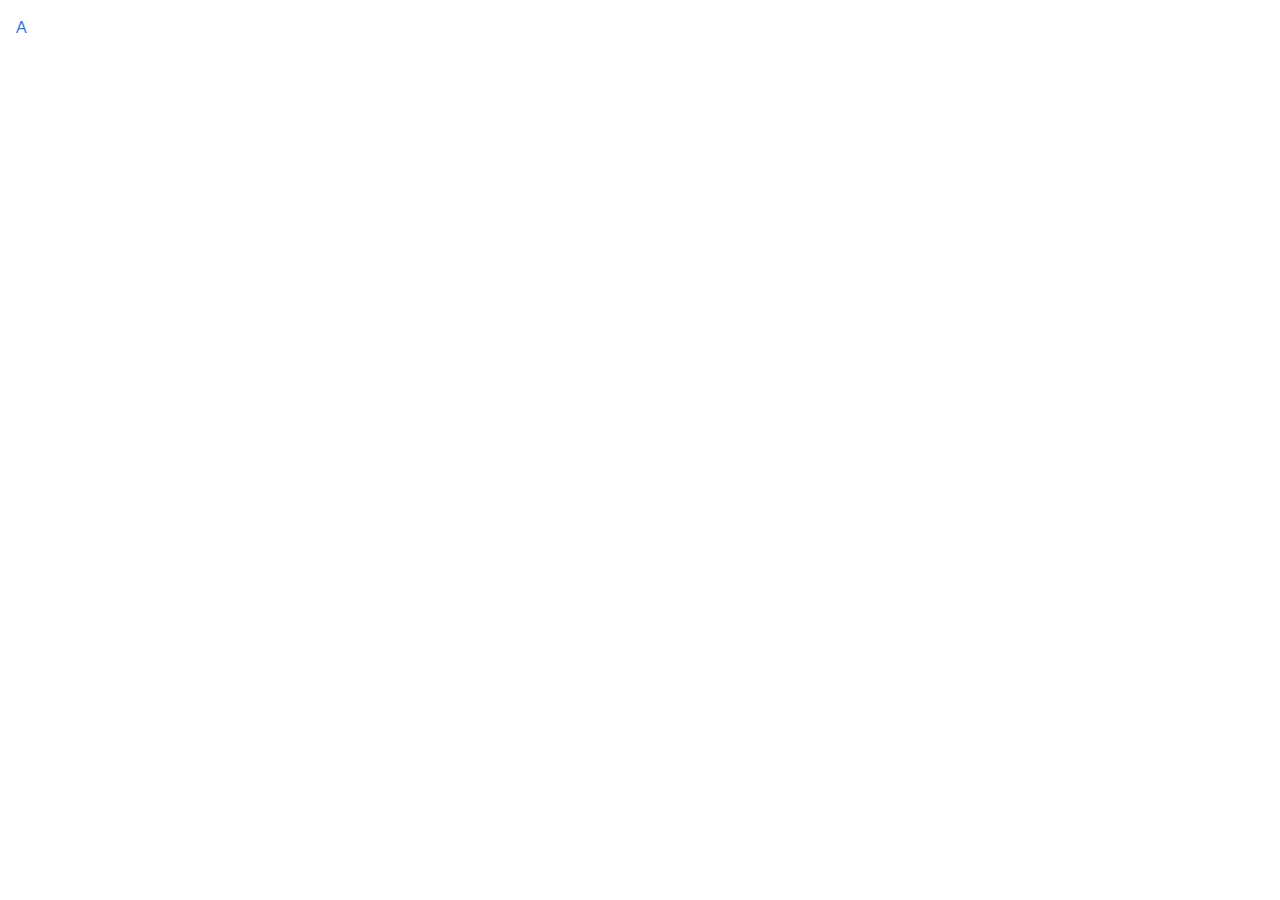
<file: index.html>
<!DOCTYPE html>
<html>
<head>
	<meta charset="utf-8">
    <meta name="viewport" content="width=device-width, initial-scale=1">
	<title>Test menu</title>
	
	<script src="js/animejs/anime.min.js"></script>
	<script src="https://ajax.googleapis.com/ajax/libs/jquery/3.2.1/jquery.min.js"></script>


	<link rel="stylesheet" type="text/css" href="style/css/bulma.css">
	<link rel="stylesheet" type="text/css" href="style/css/style.css">

</head>

<body class="">

	<header>
		<div class="menu_toggle">
			<a href="#">A</a>
		</div>
	</header>

	<section class="columns is-vcentered is-marginless is-fullheight fullmenu">

		<section class="column hero is-half is-fullheight is-vcentered">

			<span class="menu_title">
				MENU
			</span>

			<ul class="main_menu">
				<li class="menu_item"><a href="">Dashboard</a></li>
				<li class="menu_item"><a href="">Sites and code</a></li>
				<li class="menu_item"><a href="">Account</a></li>
				<li class="menu_item"><a href="">Payments</a></li>
			</ul>

			<ul class="sec_menu">
				<li class="menu_item"><a href="">Documentation</a></li>
				<li class="menu_item"><a href="">FAQ</a></li>
				<li class="menu_item"><a href="">Contacts</a></li>
			</ul>
				
			</ul>


		</section>

		<section class="column hero is-half is-fullheight gradient">
			
		</section>

		
	</section>

	<script src="js/main.js"></script>

</body>
</html>
</file>
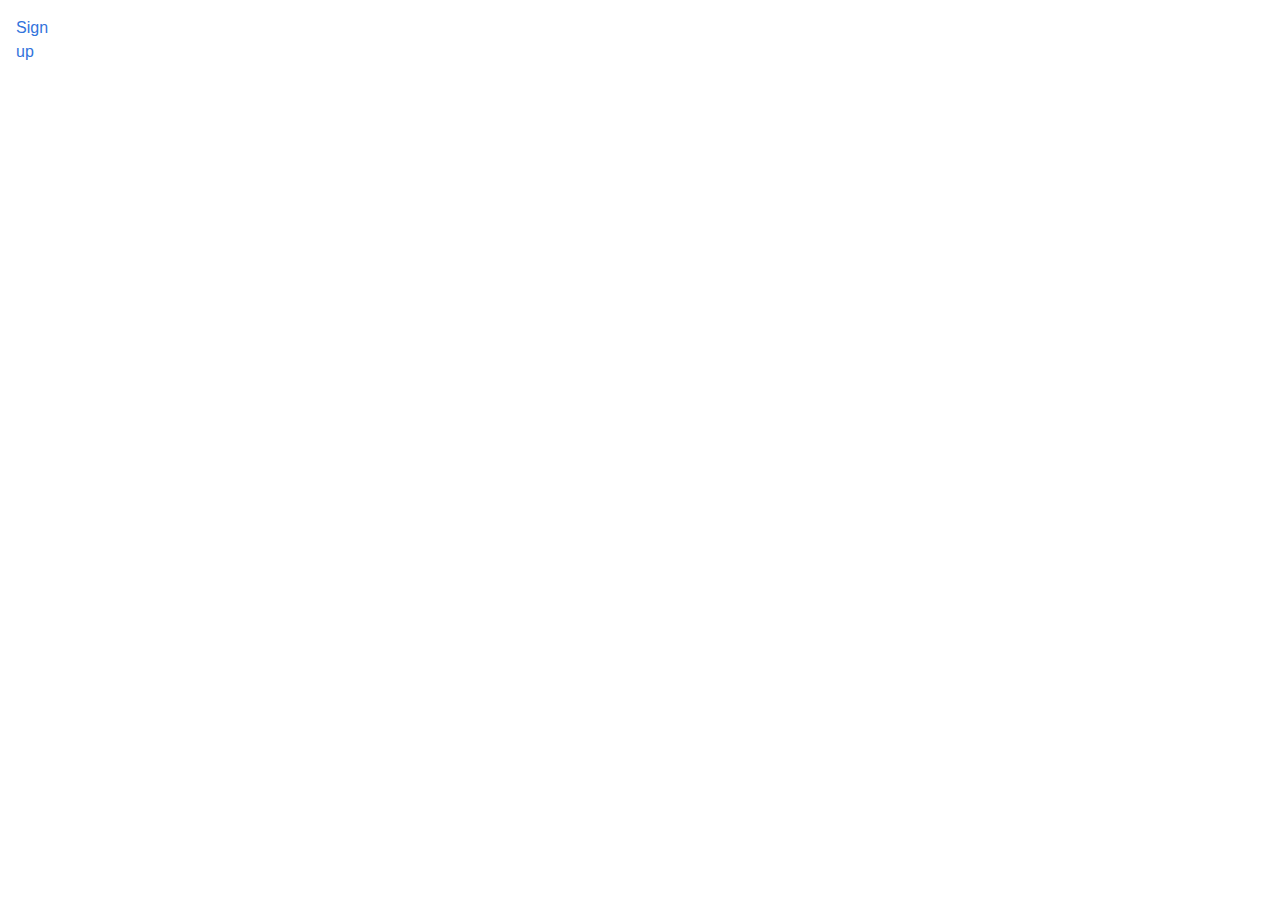
<file: register.html>
<!DOCTYPE html>
<html>
<head>
  	<meta charset="utf-8">
  	<meta name="viewport" content="width=device-width, initial-scale=1">
  	<title>Test register</title>

  	<script src="js/animejs/anime.min.js"></script>
	<script src="https://ajax.googleapis.com/ajax/libs/jquery/3.2.1/jquery.min.js"></script>


	<link rel="stylesheet" type="text/css" href="style/css/bulma.css">
	<link rel="stylesheet" type="text/css" href="style/css/style.css">

</head>
<body class="">
	<header>
		<div class="menu_toggle">
			<a href="#">Sign up</a>
		</div>
	</header>
	<section class="columns is-vcentered is-marginless is-fullheight fullmenu">

		<section class="column hero is-half is-fullheight">

			<ul class="main_menu" style="align-self: center">
				<li class="menu_item"><strong>Ok, let's star from the basics.</strong></li>
				<li class="menu_item">You need an account, obviously</li>
			</ul>

		</section>

		<section class="column hero is-half is-fullheight is-vcentered gradient">
			<div class="container">
		    	<div class="field" style="  width: 700px">
		      		<p class="control has-icons-left has-icons-right">
		        		<input class="input gradient" type="email" placeholder="Put here your email">
		        			<!--span class="icon is-small is-left">   questa cosa farebbe vedere l'icona (in questo caso dell'omino) ma non mi trova la libreria
		          				<i class="fa fa-envelope"></i>
		        			</span>
		        			<span class="icon is-small is-right">
		          				<i class="fa fa-check"></i>
		        			</span-->
		         	
		      		</p>
		      		<div class="content" style="color: grey">
		            	The one you use most. We won't spam, promise
		        	</div>
		    	</div>
		    	<div class="field" style="margin-right: 50px; margin-left: 50px">
			      		<p class="control has-icons-left">
			        		<input class="input gradient" type="password" placeholder="Chose a password">
			        			<!--span class="icon is-small is-left">
			          				<i class="fa fa-lock"></i>
			        			</span-->
			      		</p>
			      		<div class="content" style="color: grey">
			        		Something secure. No your birthdate is not secure...
			      		</div>
			    	</div>
			    <!--PULSANTE-->
			    	<div class="field">
			      		<p class="control">
			        	<button class="button is-success lol" style="margin-left: 50px">
			          		Done, it was easy
			        	</button>
			      		</p>
			    	</div>
			  	</div>
			</div>
		</section>	
	</section>
	<script src="js/main.js"></script>
</body>
</html>
</file>
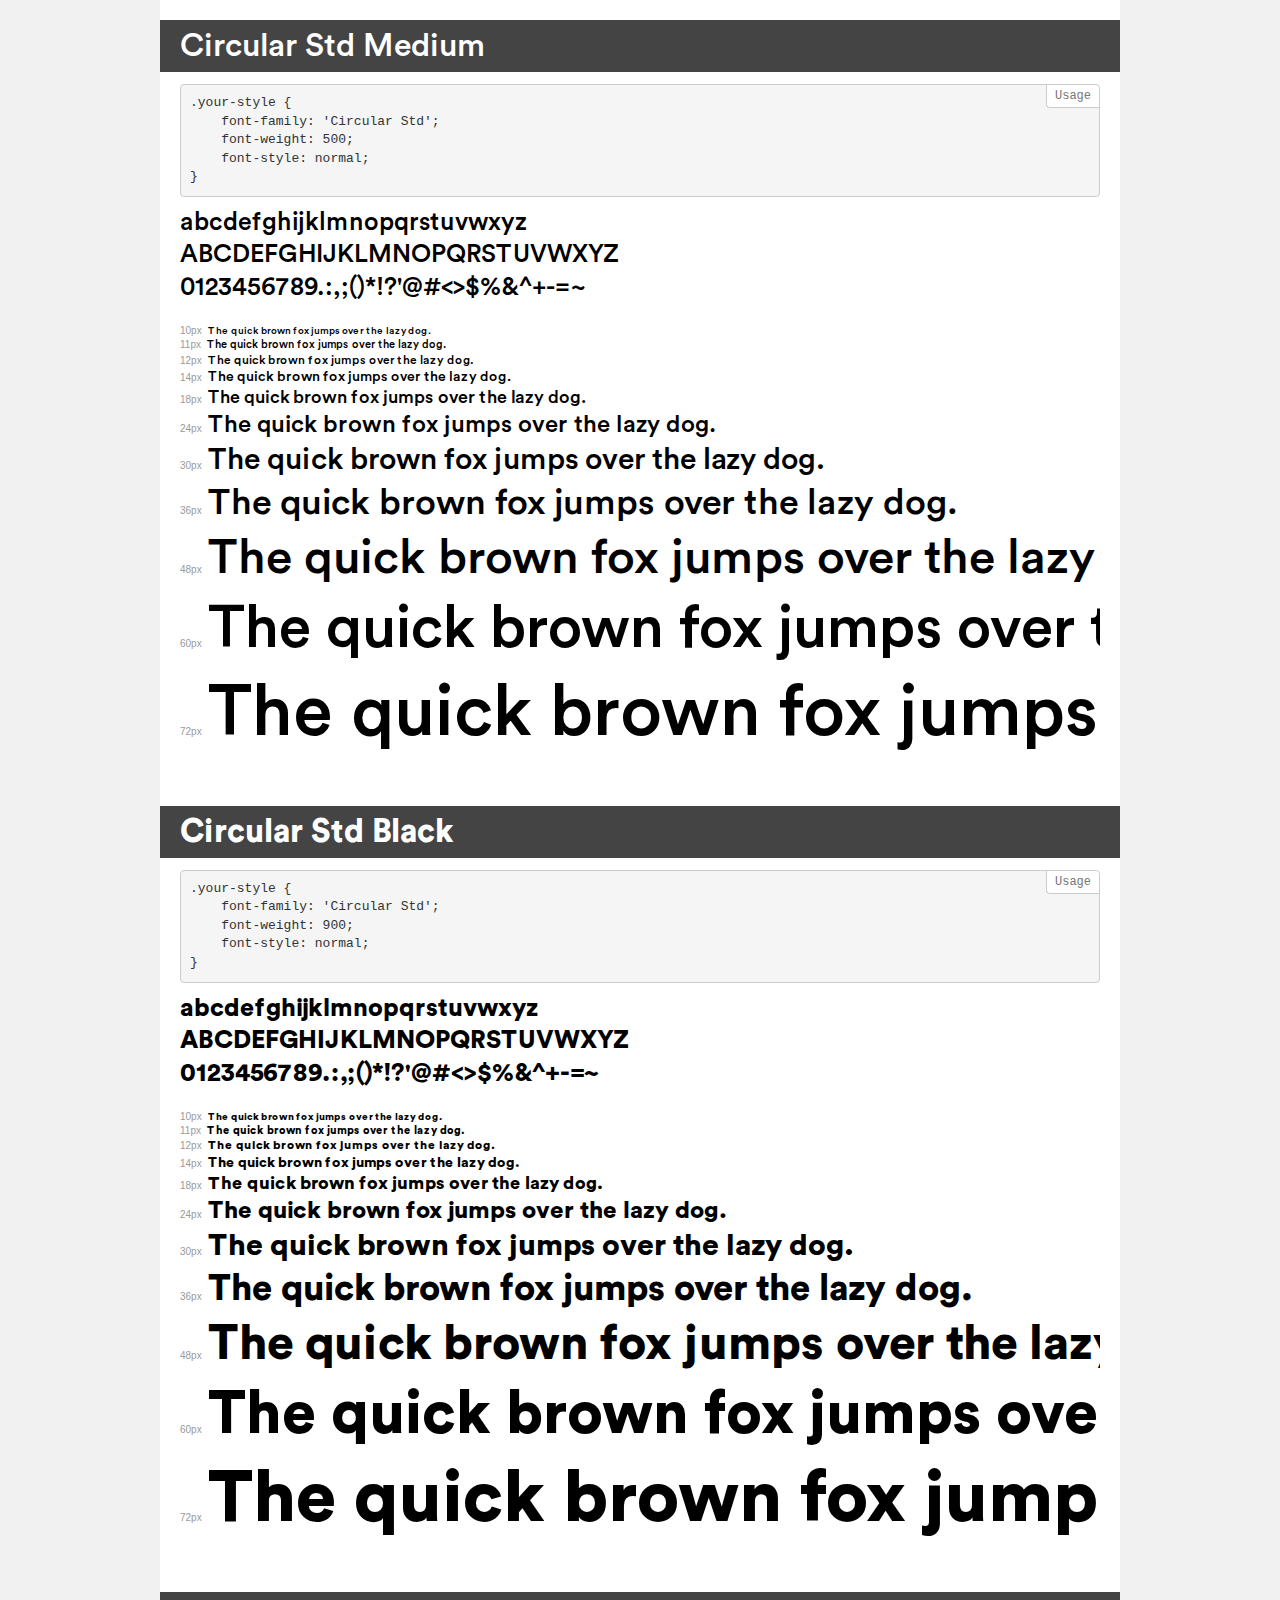
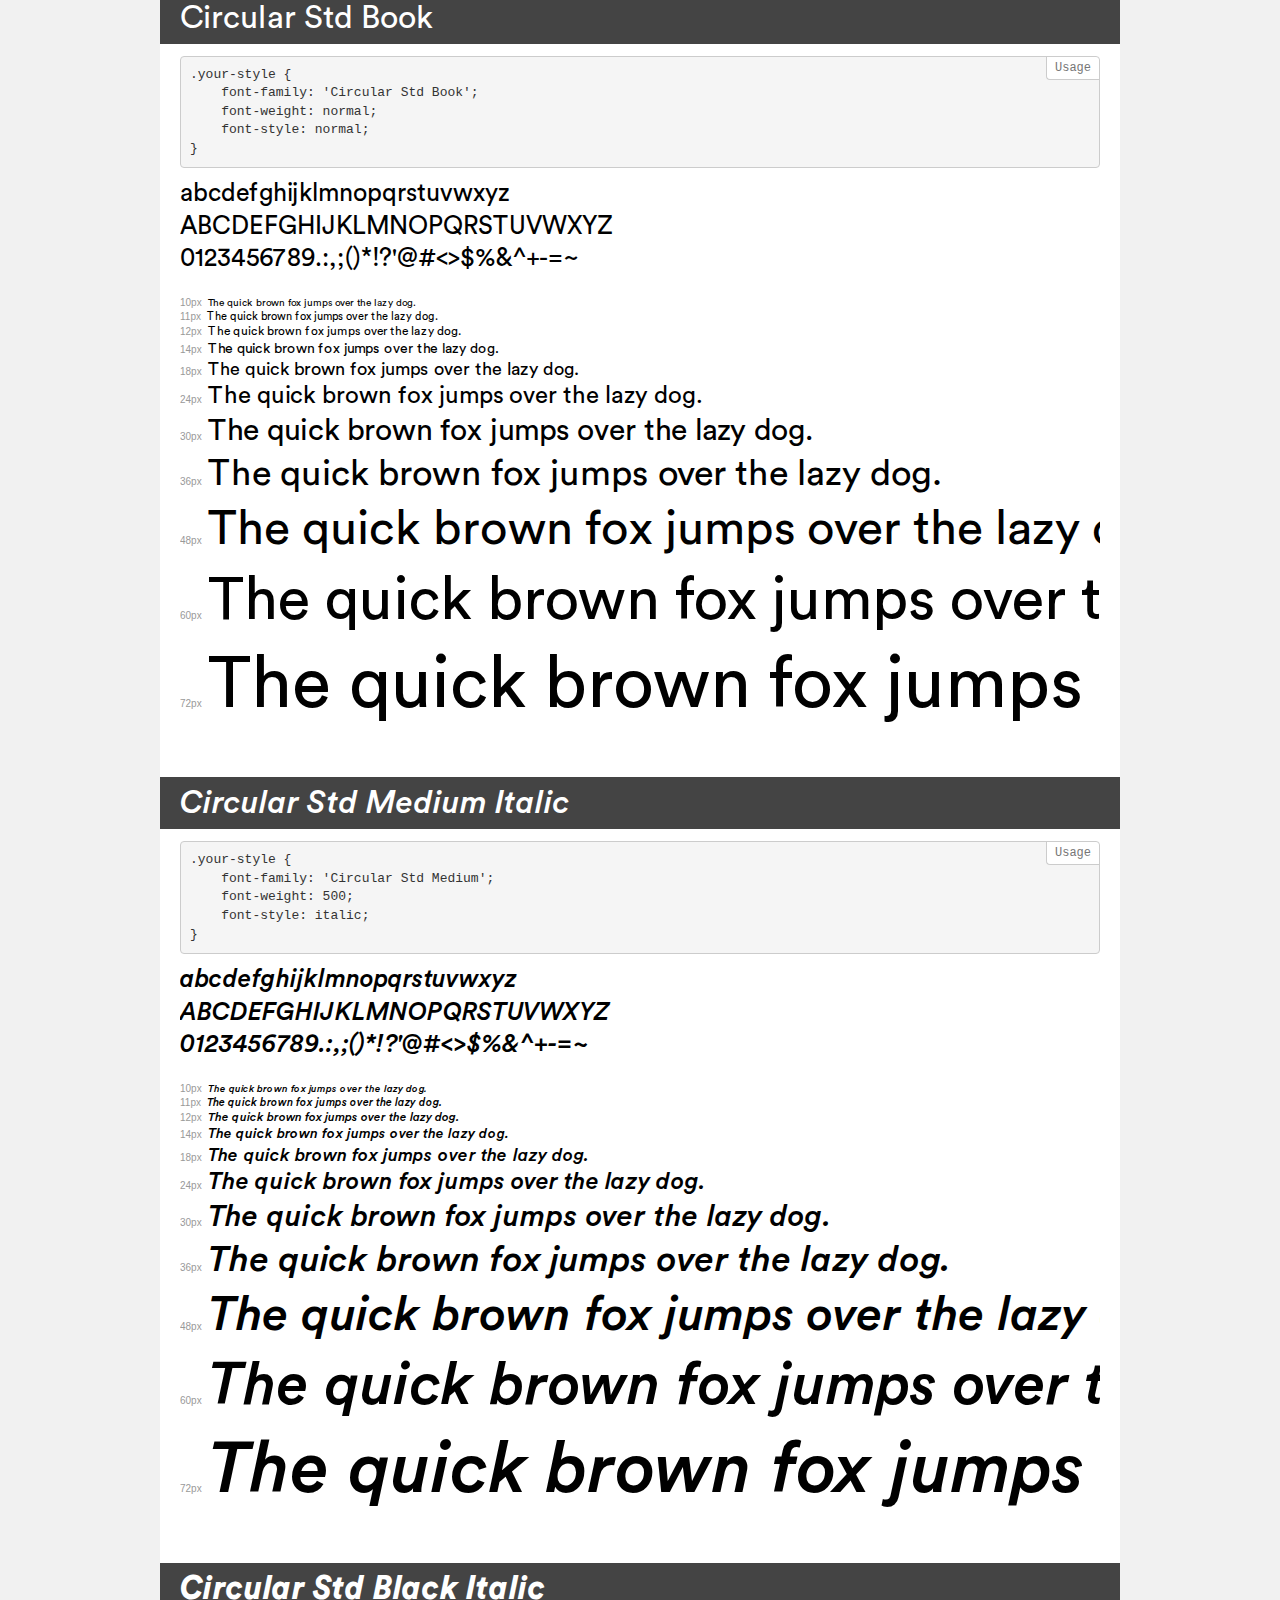
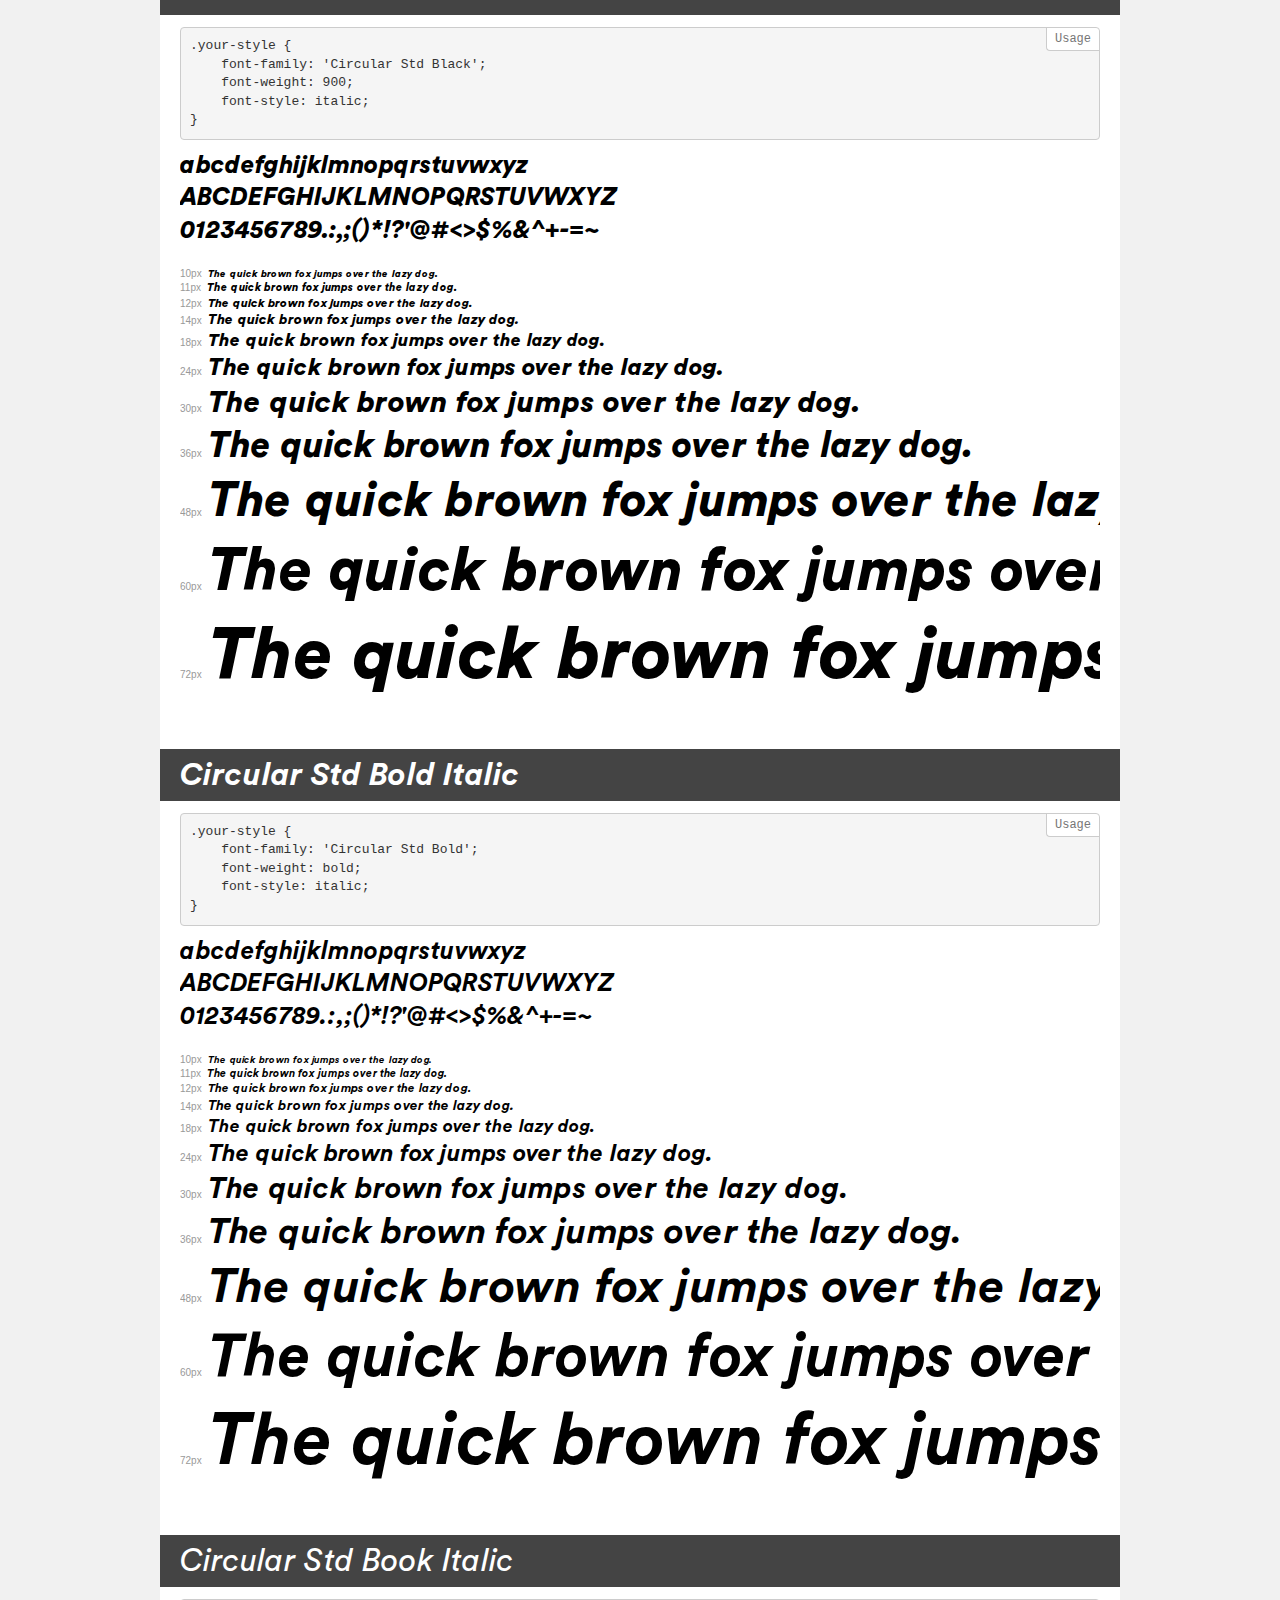
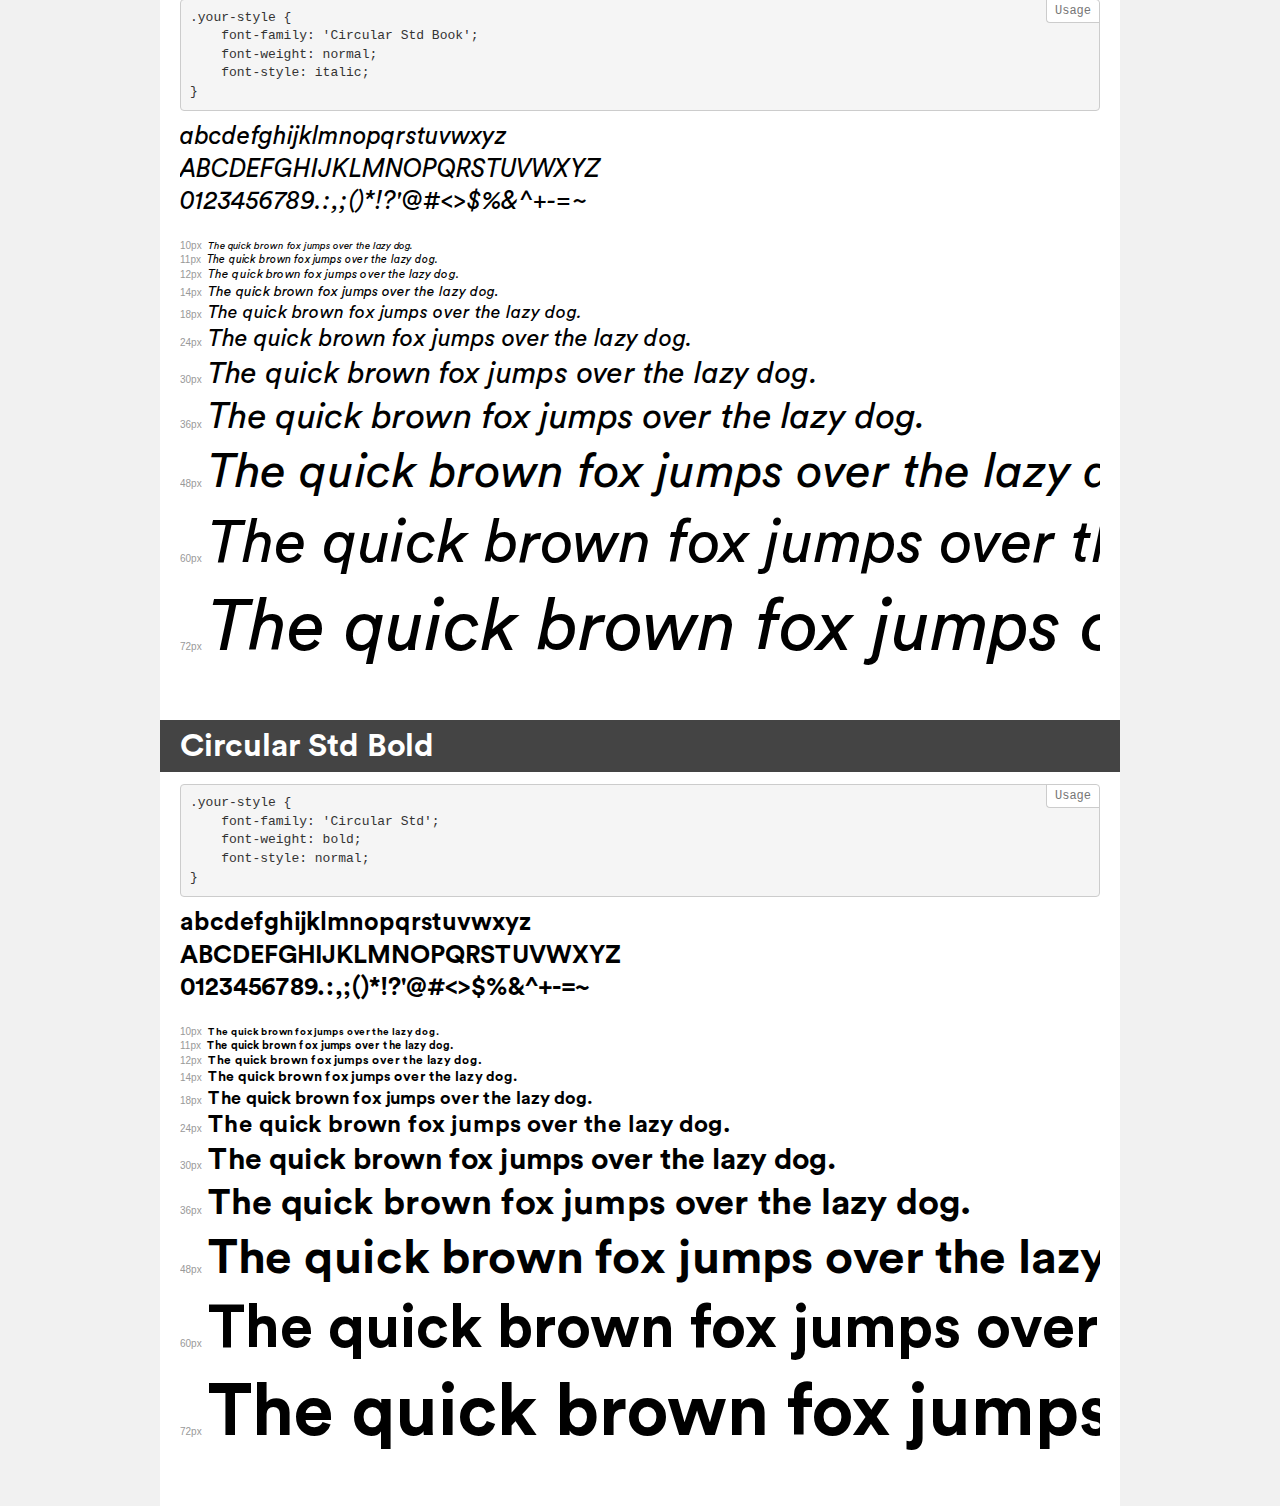
<file: style/css/fonts/demo.html>
<!DOCTYPE html>
<html>
<head>
    <meta charset="utf-8">
    <meta http-equiv="X-UA-Compatible" content="IE=edge">
    <meta name="viewport" content="width=device-width, initial-scale=1">
    <meta name="robots" content="noindex, noarchive">
    <title>Transfonter demo</title>
    <link href="stylesheet.css" rel="stylesheet">
    <style>
        /*
        http://meyerweb.com/eric/tools/css/reset/
        v2.0 | 20110126
        License: none (public domain)
        */
        html, body, div, span, applet, object, iframe,
        h1, h2, h3, h4, h5, h6, p, blockquote, pre,
        a, abbr, acronym, address, big, cite, code,
        del, dfn, em, img, ins, kbd, q, s, samp,
        small, strike, strong, sub, sup, tt, var,
        b, u, i, center,
        dl, dt, dd, ol, ul, li,
        fieldset, form, label, legend,
        table, caption, tbody, tfoot, thead, tr, th, td,
        article, aside, canvas, details, embed,
        figure, figcaption, footer, header, hgroup,
        menu, nav, output, ruby, section, summary,
        time, mark, audio, video {
            margin: 0;
            padding: 0;
            border: 0;
            font-size: 100%;
            font: inherit;
            vertical-align: baseline;
        }
        /* HTML5 display-role reset for older browsers */
        article, aside, details, figcaption, figure,
        footer, header, hgroup, menu, nav, section {
            display: block;
        }
        body {
            line-height: 1;
        }
        ol, ul {
            list-style: none;
        }
        blockquote, q {
            quotes: none;
        }
        blockquote:before, blockquote:after,
        q:before, q:after {
            content: '';
            content: none;
        }
        table {
            border-collapse: collapse;
            border-spacing: 0;
        }
        /* common styles */
        body {
            background: #f1f1f1;
            color: #000;
        }
        .page {
            background: #fff;
            width: 920px;
            margin: 0 auto;
            padding: 20px 20px 0 20px;
            overflow: hidden;
        }
        .font-container {
            overflow-x: auto;
            overflow-y: hidden;
            margin-bottom: 40px;
            line-height: 1.3;
            white-space: nowrap;
            padding-bottom: 5px;
        }
        h1 {
            position: relative;
            background: #444;
            font-size: 32px;
            color: #fff;
            padding: 10px 20px;
            margin: 0 -20px 12px -20px;
        }
        .letters {
            font-size: 25px;
            margin-bottom: 20px;
        }
        .s10:before {
            content: '10px';
        }
        .s11:before {
            content: '11px';
        }
        .s12:before {
            content: '12px';
        }
        .s14:before {
            content: '14px';
        }
        .s18:before {
            content: '18px';
        }
        .s24:before {
            content: '24px';
        }
        .s30:before {
            content: '30px';
        }
        .s36:before {
            content: '36px';
        }
        .s48:before {
            content: '48px';
        }
        .s60:before {
            content: '60px';
        }
        .s72:before {
            content: '72px';
        }
        .s10:before, .s11:before, .s12:before, .s14:before,
        .s18:before, .s24:before, .s30:before, .s36:before,
        .s48:before, .s60:before, .s72:before {
            font-family: Arial, sans-serif;
            font-size: 10px;
            font-weight: normal;
            font-style: normal;
            color: #999;
            padding-right: 6px;
        }
        pre {
            display: block;
            position: relative;
            padding: 9px;
            margin: 0 0 10px;
            font-family: Monaco, Menlo, Consolas, "Courier New", monospace !important;
            font-size: 13px;
            line-height: 1.428571429;
            color: #333;
            font-weight: normal !important;
            font-style: normal !important;
            background-color: #f5f5f5;
            border: 1px solid #ccc;
            overflow-x: auto;
            border-radius: 4px;
        }
        pre:after {
            display: block;
            position: absolute;
            right: 0;
            top: 0;
            content: 'Usage';
            line-height: 1;
            padding: 5px 8px;
            font-size: 12px;
            color: #767676;
            background-color: #fff;
            border: 1px solid #ccc;
            border-right: none;
            border-top: none;
            border-radius: 0 4px 0 4px;
            z-index: 10;
        }
        /* responsive */
        @media (max-width: 959px) {
            .page {
                width: auto;
                margin: 0;
            }
        }
    </style>
</head>
<body>
<div class="page">
    <div class="demo" style="font-family: 'Circular Std'; font-weight: 500; font-style: normal;">
        <h1>Circular Std Medium</h1>
        <pre>.your-style {
    font-family: 'Circular Std';
    font-weight: 500;
    font-style: normal;
}</pre>
        <div class="font-container">
            <p class="letters">
                abcdefghijklmnopqrstuvwxyz<br>
ABCDEFGHIJKLMNOPQRSTUVWXYZ<br>
                0123456789.:,;()*!?'@#<>$%&^+-=~
            </p>
            <p class="s10" style="font-size: 10px;">The quick brown fox jumps over the lazy dog.</p>
            <p class="s11" style="font-size: 11px;">The quick brown fox jumps over the lazy dog.</p>
            <p class="s12" style="font-size: 12px;">The quick brown fox jumps over the lazy dog.</p>
            <p class="s14" style="font-size: 14px;">The quick brown fox jumps over the lazy dog.</p>
            <p class="s18" style="font-size: 18px;">The quick brown fox jumps over the lazy dog.</p>
            <p class="s24" style="font-size: 24px;">The quick brown fox jumps over the lazy dog.</p>
            <p class="s30" style="font-size: 30px;">The quick brown fox jumps over the lazy dog.</p>
            <p class="s36" style="font-size: 36px;">The quick brown fox jumps over the lazy dog.</p>
            <p class="s48" style="font-size: 48px;">The quick brown fox jumps over the lazy dog.</p>
            <p class="s60" style="font-size: 60px;">The quick brown fox jumps over the lazy dog.</p>
            <p class="s72" style="font-size: 72px;">The quick brown fox jumps over the lazy dog.</p>
        </div>
    </div>
    <div class="demo" style="font-family: 'Circular Std'; font-weight: 900; font-style: normal;">
        <h1>Circular Std Black</h1>
        <pre>.your-style {
    font-family: 'Circular Std';
    font-weight: 900;
    font-style: normal;
}</pre>
        <div class="font-container">
            <p class="letters">
                abcdefghijklmnopqrstuvwxyz<br>
ABCDEFGHIJKLMNOPQRSTUVWXYZ<br>
                0123456789.:,;()*!?'@#<>$%&^+-=~
            </p>
            <p class="s10" style="font-size: 10px;">The quick brown fox jumps over the lazy dog.</p>
            <p class="s11" style="font-size: 11px;">The quick brown fox jumps over the lazy dog.</p>
            <p class="s12" style="font-size: 12px;">The quick brown fox jumps over the lazy dog.</p>
            <p class="s14" style="font-size: 14px;">The quick brown fox jumps over the lazy dog.</p>
            <p class="s18" style="font-size: 18px;">The quick brown fox jumps over the lazy dog.</p>
            <p class="s24" style="font-size: 24px;">The quick brown fox jumps over the lazy dog.</p>
            <p class="s30" style="font-size: 30px;">The quick brown fox jumps over the lazy dog.</p>
            <p class="s36" style="font-size: 36px;">The quick brown fox jumps over the lazy dog.</p>
            <p class="s48" style="font-size: 48px;">The quick brown fox jumps over the lazy dog.</p>
            <p class="s60" style="font-size: 60px;">The quick brown fox jumps over the lazy dog.</p>
            <p class="s72" style="font-size: 72px;">The quick brown fox jumps over the lazy dog.</p>
        </div>
    </div>
    <div class="demo" style="font-family: 'Circular Std Book'; font-weight: normal; font-style: normal;">
        <h1>Circular Std Book</h1>
        <pre>.your-style {
    font-family: 'Circular Std Book';
    font-weight: normal;
    font-style: normal;
}</pre>
        <div class="font-container">
            <p class="letters">
                abcdefghijklmnopqrstuvwxyz<br>
ABCDEFGHIJKLMNOPQRSTUVWXYZ<br>
                0123456789.:,;()*!?'@#<>$%&^+-=~
            </p>
            <p class="s10" style="font-size: 10px;">The quick brown fox jumps over the lazy dog.</p>
            <p class="s11" style="font-size: 11px;">The quick brown fox jumps over the lazy dog.</p>
            <p class="s12" style="font-size: 12px;">The quick brown fox jumps over the lazy dog.</p>
            <p class="s14" style="font-size: 14px;">The quick brown fox jumps over the lazy dog.</p>
            <p class="s18" style="font-size: 18px;">The quick brown fox jumps over the lazy dog.</p>
            <p class="s24" style="font-size: 24px;">The quick brown fox jumps over the lazy dog.</p>
            <p class="s30" style="font-size: 30px;">The quick brown fox jumps over the lazy dog.</p>
            <p class="s36" style="font-size: 36px;">The quick brown fox jumps over the lazy dog.</p>
            <p class="s48" style="font-size: 48px;">The quick brown fox jumps over the lazy dog.</p>
            <p class="s60" style="font-size: 60px;">The quick brown fox jumps over the lazy dog.</p>
            <p class="s72" style="font-size: 72px;">The quick brown fox jumps over the lazy dog.</p>
        </div>
    </div>
    <div class="demo" style="font-family: 'Circular Std Medium'; font-weight: 500; font-style: italic;">
        <h1>Circular Std Medium Italic</h1>
        <pre>.your-style {
    font-family: 'Circular Std Medium';
    font-weight: 500;
    font-style: italic;
}</pre>
        <div class="font-container">
            <p class="letters">
                abcdefghijklmnopqrstuvwxyz<br>
ABCDEFGHIJKLMNOPQRSTUVWXYZ<br>
                0123456789.:,;()*!?'@#<>$%&^+-=~
            </p>
            <p class="s10" style="font-size: 10px;">The quick brown fox jumps over the lazy dog.</p>
            <p class="s11" style="font-size: 11px;">The quick brown fox jumps over the lazy dog.</p>
            <p class="s12" style="font-size: 12px;">The quick brown fox jumps over the lazy dog.</p>
            <p class="s14" style="font-size: 14px;">The quick brown fox jumps over the lazy dog.</p>
            <p class="s18" style="font-size: 18px;">The quick brown fox jumps over the lazy dog.</p>
            <p class="s24" style="font-size: 24px;">The quick brown fox jumps over the lazy dog.</p>
            <p class="s30" style="font-size: 30px;">The quick brown fox jumps over the lazy dog.</p>
            <p class="s36" style="font-size: 36px;">The quick brown fox jumps over the lazy dog.</p>
            <p class="s48" style="font-size: 48px;">The quick brown fox jumps over the lazy dog.</p>
            <p class="s60" style="font-size: 60px;">The quick brown fox jumps over the lazy dog.</p>
            <p class="s72" style="font-size: 72px;">The quick brown fox jumps over the lazy dog.</p>
        </div>
    </div>
    <div class="demo" style="font-family: 'Circular Std Black'; font-weight: 900; font-style: italic;">
        <h1>Circular Std Black Italic</h1>
        <pre>.your-style {
    font-family: 'Circular Std Black';
    font-weight: 900;
    font-style: italic;
}</pre>
        <div class="font-container">
            <p class="letters">
                abcdefghijklmnopqrstuvwxyz<br>
ABCDEFGHIJKLMNOPQRSTUVWXYZ<br>
                0123456789.:,;()*!?'@#<>$%&^+-=~
            </p>
            <p class="s10" style="font-size: 10px;">The quick brown fox jumps over the lazy dog.</p>
            <p class="s11" style="font-size: 11px;">The quick brown fox jumps over the lazy dog.</p>
            <p class="s12" style="font-size: 12px;">The quick brown fox jumps over the lazy dog.</p>
            <p class="s14" style="font-size: 14px;">The quick brown fox jumps over the lazy dog.</p>
            <p class="s18" style="font-size: 18px;">The quick brown fox jumps over the lazy dog.</p>
            <p class="s24" style="font-size: 24px;">The quick brown fox jumps over the lazy dog.</p>
            <p class="s30" style="font-size: 30px;">The quick brown fox jumps over the lazy dog.</p>
            <p class="s36" style="font-size: 36px;">The quick brown fox jumps over the lazy dog.</p>
            <p class="s48" style="font-size: 48px;">The quick brown fox jumps over the lazy dog.</p>
            <p class="s60" style="font-size: 60px;">The quick brown fox jumps over the lazy dog.</p>
            <p class="s72" style="font-size: 72px;">The quick brown fox jumps over the lazy dog.</p>
        </div>
    </div>
    <div class="demo" style="font-family: 'Circular Std Bold'; font-weight: bold; font-style: italic;">
        <h1>Circular Std Bold Italic</h1>
        <pre>.your-style {
    font-family: 'Circular Std Bold';
    font-weight: bold;
    font-style: italic;
}</pre>
        <div class="font-container">
            <p class="letters">
                abcdefghijklmnopqrstuvwxyz<br>
ABCDEFGHIJKLMNOPQRSTUVWXYZ<br>
                0123456789.:,;()*!?'@#<>$%&^+-=~
            </p>
            <p class="s10" style="font-size: 10px;">The quick brown fox jumps over the lazy dog.</p>
            <p class="s11" style="font-size: 11px;">The quick brown fox jumps over the lazy dog.</p>
            <p class="s12" style="font-size: 12px;">The quick brown fox jumps over the lazy dog.</p>
            <p class="s14" style="font-size: 14px;">The quick brown fox jumps over the lazy dog.</p>
            <p class="s18" style="font-size: 18px;">The quick brown fox jumps over the lazy dog.</p>
            <p class="s24" style="font-size: 24px;">The quick brown fox jumps over the lazy dog.</p>
            <p class="s30" style="font-size: 30px;">The quick brown fox jumps over the lazy dog.</p>
            <p class="s36" style="font-size: 36px;">The quick brown fox jumps over the lazy dog.</p>
            <p class="s48" style="font-size: 48px;">The quick brown fox jumps over the lazy dog.</p>
            <p class="s60" style="font-size: 60px;">The quick brown fox jumps over the lazy dog.</p>
            <p class="s72" style="font-size: 72px;">The quick brown fox jumps over the lazy dog.</p>
        </div>
    </div>
    <div class="demo" style="font-family: 'Circular Std Book'; font-weight: normal; font-style: italic;">
        <h1>Circular Std Book Italic</h1>
        <pre>.your-style {
    font-family: 'Circular Std Book';
    font-weight: normal;
    font-style: italic;
}</pre>
        <div class="font-container">
            <p class="letters">
                abcdefghijklmnopqrstuvwxyz<br>
ABCDEFGHIJKLMNOPQRSTUVWXYZ<br>
                0123456789.:,;()*!?'@#<>$%&^+-=~
            </p>
            <p class="s10" style="font-size: 10px;">The quick brown fox jumps over the lazy dog.</p>
            <p class="s11" style="font-size: 11px;">The quick brown fox jumps over the lazy dog.</p>
            <p class="s12" style="font-size: 12px;">The quick brown fox jumps over the lazy dog.</p>
            <p class="s14" style="font-size: 14px;">The quick brown fox jumps over the lazy dog.</p>
            <p class="s18" style="font-size: 18px;">The quick brown fox jumps over the lazy dog.</p>
            <p class="s24" style="font-size: 24px;">The quick brown fox jumps over the lazy dog.</p>
            <p class="s30" style="font-size: 30px;">The quick brown fox jumps over the lazy dog.</p>
            <p class="s36" style="font-size: 36px;">The quick brown fox jumps over the lazy dog.</p>
            <p class="s48" style="font-size: 48px;">The quick brown fox jumps over the lazy dog.</p>
            <p class="s60" style="font-size: 60px;">The quick brown fox jumps over the lazy dog.</p>
            <p class="s72" style="font-size: 72px;">The quick brown fox jumps over the lazy dog.</p>
        </div>
    </div>
    <div class="demo" style="font-family: 'Circular Std'; font-weight: bold; font-style: normal;">
        <h1>Circular Std Bold</h1>
        <pre>.your-style {
    font-family: 'Circular Std';
    font-weight: bold;
    font-style: normal;
}</pre>
        <div class="font-container">
            <p class="letters">
                abcdefghijklmnopqrstuvwxyz<br>
ABCDEFGHIJKLMNOPQRSTUVWXYZ<br>
                0123456789.:,;()*!?'@#<>$%&^+-=~
            </p>
            <p class="s10" style="font-size: 10px;">The quick brown fox jumps over the lazy dog.</p>
            <p class="s11" style="font-size: 11px;">The quick brown fox jumps over the lazy dog.</p>
            <p class="s12" style="font-size: 12px;">The quick brown fox jumps over the lazy dog.</p>
            <p class="s14" style="font-size: 14px;">The quick brown fox jumps over the lazy dog.</p>
            <p class="s18" style="font-size: 18px;">The quick brown fox jumps over the lazy dog.</p>
            <p class="s24" style="font-size: 24px;">The quick brown fox jumps over the lazy dog.</p>
            <p class="s30" style="font-size: 30px;">The quick brown fox jumps over the lazy dog.</p>
            <p class="s36" style="font-size: 36px;">The quick brown fox jumps over the lazy dog.</p>
            <p class="s48" style="font-size: 48px;">The quick brown fox jumps over the lazy dog.</p>
            <p class="s60" style="font-size: 60px;">The quick brown fox jumps over the lazy dog.</p>
            <p class="s72" style="font-size: 72px;">The quick brown fox jumps over the lazy dog.</p>
        </div>
    </div>
</div>
</body>
</html>
</file>
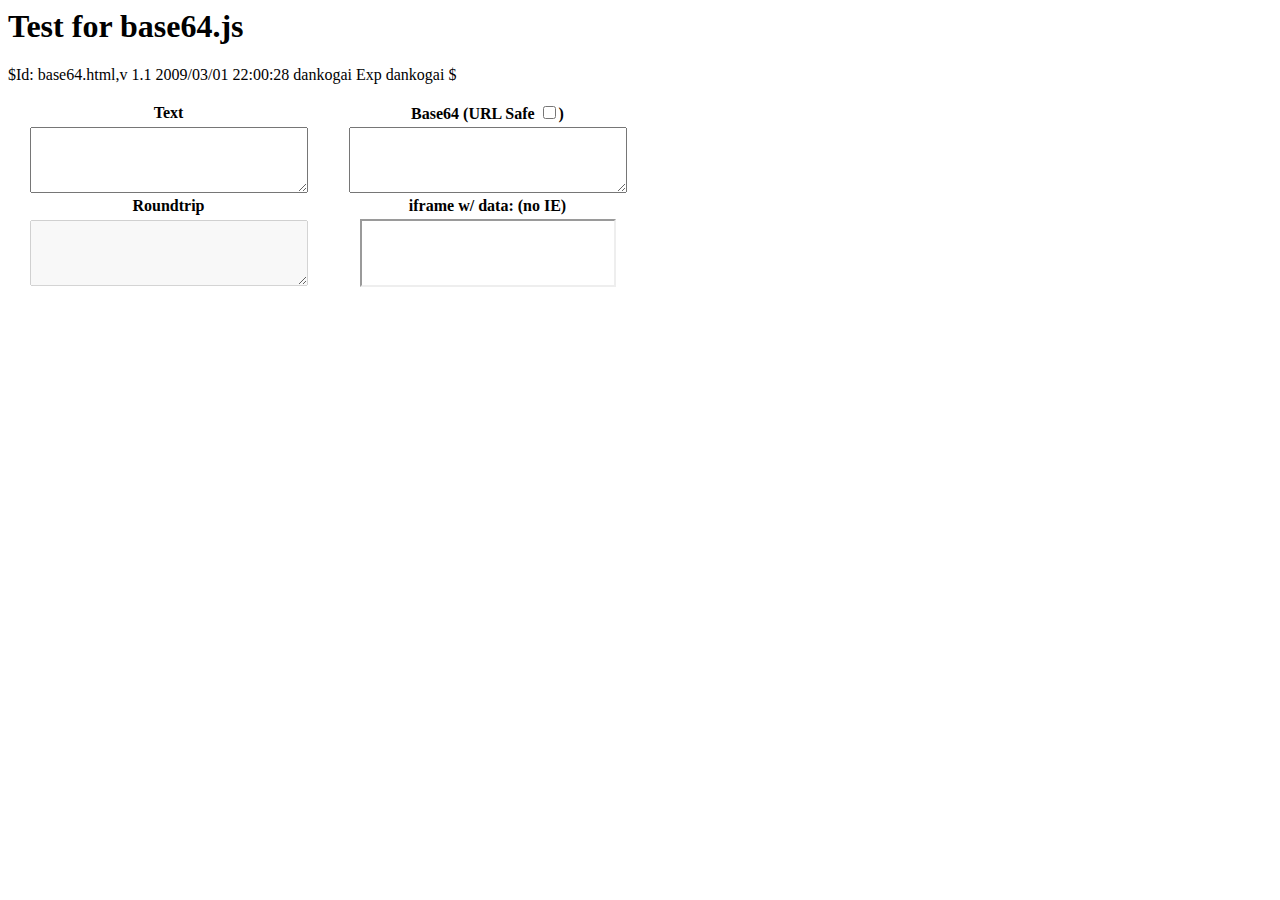
<file: style/node_modules/js-base64/base64.html>
<!DOCTYPE HTML PUBLIC "-//W3C//DTD HTML 4.01 Transitional//EN">
<!-- $Id: base64.html,v 1.1 2009/03/01 22:00:28 dankogai Exp dankogai $ -->
<html>
<head>
<meta http-equiv="Content-Type" content="text/html; charset=UTF-8">
<title>Test for base64.js</title>
</head>
<body>
<h1>Test for base64.js</h1>
<p>$Id: base64.html,v 1.1 2009/03/01 22:00:28 dankogai Exp dankogai $</p>
<table width="640"><tbody>
<tr><th width="50%">Text</th><th>Base64
(URL Safe <input id="encodeURI" type="checkbox" onclick="doit()">)</th></tr>
<tr>
<th><textarea id="srctxt" cols="32" rows="4" onkeyup="doit()">
</textarea></th>
<th><textarea id="base64" cols=32" rows="4" onkeyup="
    $('srctxt').value = Base64.decode(this.value);
    doit();
    if (1 /*@cc_on -1 @*/) $('data').src = 'data:text/plain;base64,' + this.value;
"></textarea></th>
</tr>
<tr><th width="50%">Roundtrip</th><th>iframe w/ data: (no IE)</th></tr>
<tr>
<th><textarea id="roundtrip" cols=32" rows="4" disabled></textarea></th>
<th><iframe id="data" width="80%" height="64"></iframe></th>
</tr>
</tbody></table>


<script src="./base64.js"></script>
<script>
$ = function(id){ return document.getElementById(id) };
function doit(){
    var encoded = Base64[ 
        'encode' + ($('encodeURI').checked ? 'URI' : '')
     ]($('srctxt').value);
    $('base64').value = encoded;
    if (1 /*@cc_on -1 @*/) {
        $('data').src = 'data:text/plain;base64,' 
            + Base64.encode(Base64.decode(encoded));
    }
    $('roundtrip').value = Base64.decode(encoded);
}
</script>
</body>
</html>
</file>
<file: style/css/style.css>
@font-face{font-family:'Circular Std';src:url("fonts/CircularStd-Medium.eot");src:url("fonts/CircularStd-Medium.eot?#iefix") format("embedded-opentype"),url("fonts/CircularStd-Medium.woff2") format("woff2"),url("fonts/CircularStd-Medium.woff") format("woff"),url("fonts/CircularStd-Medium.ttf") format("truetype");font-weight:500;font-style:normal}@font-face{font-family:'Circular Std';src:url("fonts/CircularStd-Black.eot");src:url("fonts/CircularStd-Black.eot?#iefix") format("embedded-opentype"),url("fonts/CircularStd-Black.woff2") format("woff2"),url("fonts/CircularStd-Black.woff") format("woff"),url("fonts/CircularStd-Black.ttf") format("truetype");font-weight:900;font-style:normal}@font-face{font-family:'Circular Std Book';src:url("fonts/CircularStd-Book.eot");src:url("fonts/CircularStd-Book.eot?#iefix") format("embedded-opentype"),url("fonts/CircularStd-Book.woff2") format("woff2"),url("fonts/CircularStd-Book.woff") format("woff"),url("fonts/CircularStd-Book.ttf") format("truetype");font-weight:normal;font-style:normal}@font-face{font-family:'Circular Std Medium';src:url("fonts/CircularStd-MediumItalic.eot");src:url("fonts/CircularStd-MediumItalic.eot?#iefix") format("embedded-opentype"),url("fonts/CircularStd-MediumItalic.woff2") format("woff2"),url("fonts/CircularStd-MediumItalic.woff") format("woff"),url("fonts/CircularStd-MediumItalic.ttf") format("truetype");font-weight:500;font-style:italic}@font-face{font-family:'Circular Std Black';src:url("fonts/CircularStd-BlackItalic.eot");src:url("fonts/CircularStd-BlackItalic.eot?#iefix") format("embedded-opentype"),url("fonts/CircularStd-BlackItalic.woff2") format("woff2"),url("fonts/CircularStd-BlackItalic.woff") format("woff"),url("fonts/CircularStd-BlackItalic.ttf") format("truetype");font-weight:900;font-style:italic}@font-face{font-family:'Circular Std Bold';src:url("fonts/CircularStd-BoldItalic.eot");src:url("fonts/CircularStd-BoldItalic.eot?#iefix") format("embedded-opentype"),url("fonts/CircularStd-BoldItalic.woff2") format("woff2"),url("fonts/CircularStd-BoldItalic.woff") format("woff"),url("fonts/CircularStd-BoldItalic.ttf") format("truetype");font-weight:bold;font-style:italic}@font-face{font-family:'Circular Std Book';src:url("fonts/CircularStd-BookItalic.eot");src:url("fonts/CircularStd-BookItalic.eot?#iefix") format("embedded-opentype"),url("fonts/CircularStd-BookItalic.woff2") format("woff2"),url("fonts/CircularStd-BookItalic.woff") format("woff"),url("fonts/CircularStd-BookItalic.ttf") format("truetype");font-weight:normal;font-style:italic}@font-face{font-family:'Circular Std';src:url("fonts/CircularStd-Bold.eot");src:url("fonts/CircularStd-Bold.eot?#iefix") format("embedded-opentype"),url("fonts/CircularStd-Bold.woff2") format("woff2"),url("fonts/CircularStd-Bold.woff") format("woff"),url("fonts/CircularStd-Bold.ttf") format("truetype");font-weight:bold;font-style:normal}.gradient{background-image:-ms-linear-gradient(top left, #DDF8FF 0%, #B5FFBD 100%);background-image:-moz-linear-gradient(top left, #DDF8FF 0%, #B5FFBD 100%);background-image:-o-linear-gradient(top left, #DDF8FF 0%, #B5FFBD 100%);background-image:-webkit-gradient(linear, left top, right bottom, color-stop(0, #DDF8FF), color-stop(100, #B5FFBD));background-image:-webkit-linear-gradient(top left, #DDF8FF 0%, #B5FFBD 100%);background-image:linear-gradient(to bottom right, #DDF8FF 0%, #B5FFBD 100%)}.menu_toggle{padding:16px;width:auto;display:inline-block;position:relative;z-index:9}.menu_toggle a{width:30px;height:30px;display:block;position:relative}.fullmenu{position:absolute;width:100vw;height:100vh;top:0;left:0;background:#ffffff;display:block}.fullmenu .menu_title{position:absolute;font-family:'Circular Std';font-weight:900;color:#95989A;opacity:0;font-size:10rem;left:-50px}.fullmenu .column.is-half{width:0%;padding:0;overflow:hidden}.fullmenu .main_menu .menu_item{opacity:0}.fullmenu .main_menu .menu_item a{font-family:'Circular Std';font-weight:900;padding:0 3rem;color:#95989A;font-size:3rem}.fullmenu .sec_menu{padding:0 3rem}.fullmenu .sec_menu .menu_item{opacity:0;display:inline}.fullmenu .sec_menu .menu_item a{font-family:'Circular Std';font-weight:900;padding-left:1rem;color:#95989A;font-size:1rem}
</file>
<file: style/css/fonts/stylesheet.css>
/* This stylesheet generated by Transfonter (https://transfonter.org) on November 28, 2017 2:29 PM */

@font-face {
    font-family: 'Circular Std';
    src: url('CircularStd-Medium.eot');
    src: url('CircularStd-Medium.eot?#iefix') format('embedded-opentype'),
        url('CircularStd-Medium.woff2') format('woff2'),
        url('CircularStd-Medium.woff') format('woff'),
        url('CircularStd-Medium.ttf') format('truetype');
    font-weight: 500;
    font-style: normal;
}

@font-face {
    font-family: 'Circular Std';
    src: url('CircularStd-Black.eot');
    src: url('CircularStd-Black.eot?#iefix') format('embedded-opentype'),
        url('CircularStd-Black.woff2') format('woff2'),
        url('CircularStd-Black.woff') format('woff'),
        url('CircularStd-Black.ttf') format('truetype');
    font-weight: 900;
    font-style: normal;
}

@font-face {
    font-family: 'Circular Std Book';
    src: url('CircularStd-Book.eot');
    src: url('CircularStd-Book.eot?#iefix') format('embedded-opentype'),
        url('CircularStd-Book.woff2') format('woff2'),
        url('CircularStd-Book.woff') format('woff'),
        url('CircularStd-Book.ttf') format('truetype');
    font-weight: normal;
    font-style: normal;
}

@font-face {
    font-family: 'Circular Std Medium';
    src: url('CircularStd-MediumItalic.eot');
    src: url('CircularStd-MediumItalic.eot?#iefix') format('embedded-opentype'),
        url('CircularStd-MediumItalic.woff2') format('woff2'),
        url('CircularStd-MediumItalic.woff') format('woff'),
        url('CircularStd-MediumItalic.ttf') format('truetype');
    font-weight: 500;
    font-style: italic;
}

@font-face {
    font-family: 'Circular Std Black';
    src: url('CircularStd-BlackItalic.eot');
    src: url('CircularStd-BlackItalic.eot?#iefix') format('embedded-opentype'),
        url('CircularStd-BlackItalic.woff2') format('woff2'),
        url('CircularStd-BlackItalic.woff') format('woff'),
        url('CircularStd-BlackItalic.ttf') format('truetype');
    font-weight: 900;
    font-style: italic;
}

@font-face {
    font-family: 'Circular Std Bold';
    src: url('CircularStd-BoldItalic.eot');
    src: url('CircularStd-BoldItalic.eot?#iefix') format('embedded-opentype'),
        url('CircularStd-BoldItalic.woff2') format('woff2'),
        url('CircularStd-BoldItalic.woff') format('woff'),
        url('CircularStd-BoldItalic.ttf') format('truetype');
    font-weight: bold;
    font-style: italic;
}

@font-face {
    font-family: 'Circular Std Book';
    src: url('CircularStd-BookItalic.eot');
    src: url('CircularStd-BookItalic.eot?#iefix') format('embedded-opentype'),
        url('CircularStd-BookItalic.woff2') format('woff2'),
        url('CircularStd-BookItalic.woff') format('woff'),
        url('CircularStd-BookItalic.ttf') format('truetype');
    font-weight: normal;
    font-style: italic;
}

@font-face {
    font-family: 'Circular Std';
    src: url('CircularStd-Bold.eot');
    src: url('CircularStd-Bold.eot?#iefix') format('embedded-opentype'),
        url('CircularStd-Bold.woff2') format('woff2'),
        url('CircularStd-Bold.woff') format('woff'),
        url('CircularStd-Bold.ttf') format('truetype');
    font-weight: bold;
    font-style: normal;
}
</file>
